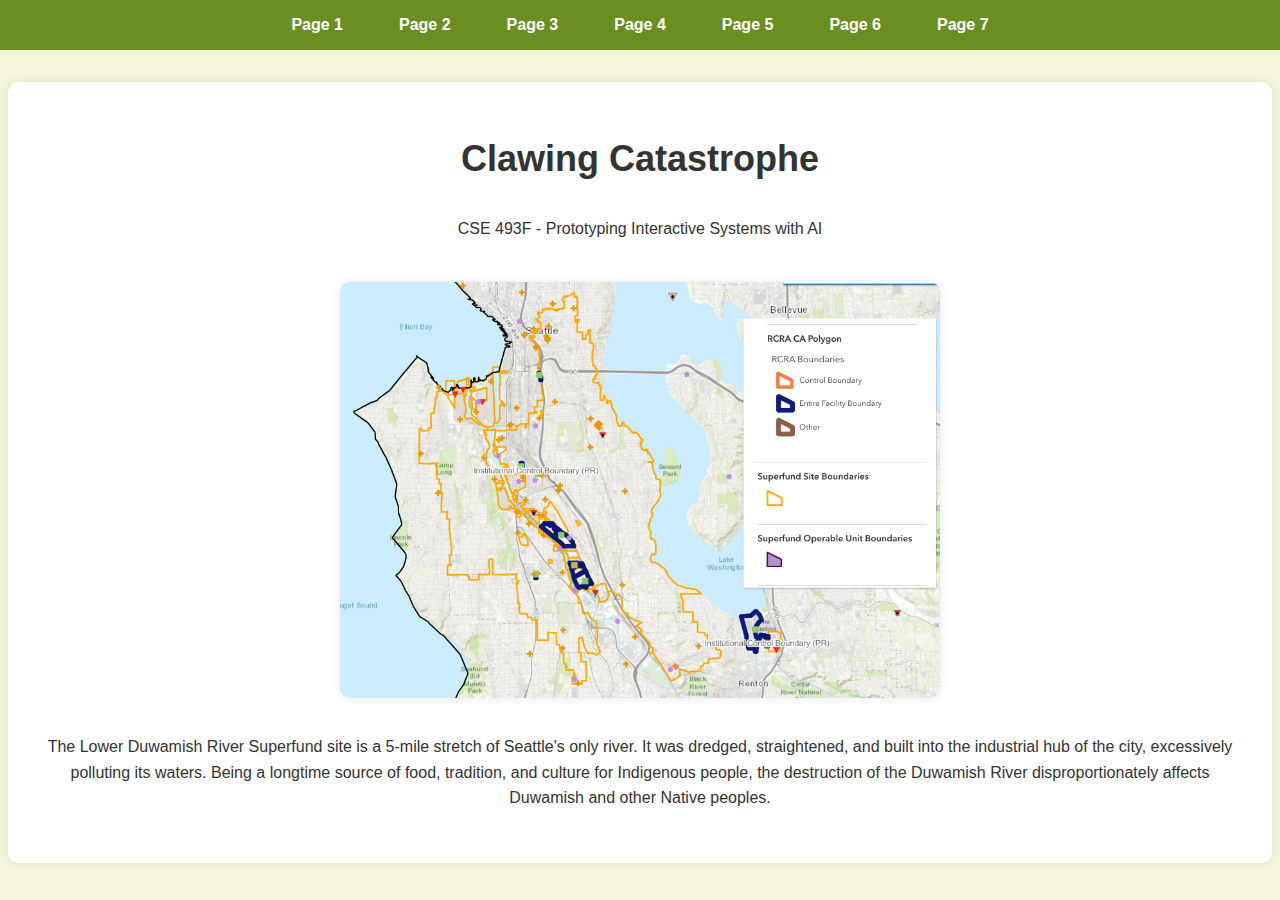
<file: docs/index.html>
<!DOCTYPE html>
<html lang="en">
<head>
    <meta charset="UTF-8">
    <meta name="viewport" content="width=device-width, initial-scale=1.0">
    <title>Clawing Catastrophes</title>
    <link rel="stylesheet" href="styles.css">
</head>
<body>
    <nav>
        <ul>
            <li><a href="page1.html">Page 1</a></li>
            <li><a href="page2.html">Page 2</a></li>
            <li><a href="page3.html">Page 3</a></li>
            <li><a href="page4.html">Page 4</a></li>
            <li><a href="page5.html">Page 5</a></li>
            <li><a href="page6.html">Page 6</a></li>
            <li><a href="page7.html">Page 7</a></li>
        </ul>
    </nav>
    <main>
        <h1>Clawing Catastrophe</h1>
        <p>CSE 493F - Prototyping Interactive Systems with AI</p>
        <div class="image-container">
            <img src="imgs/map.jpg" alt="Map of the Lower Duwamish Superfund site">
        </div>
        <p>The Lower Duwamish River Superfund site is a 5-mile stretch of Seattle's only river. It was dredged, straightened, and built into the industrial hub of the city, excessively polluting its waters. Being a longtime source of food, tradition, and culture for Indigenous people, the destruction of the Duwamish River disproportionately affects Duwamish and other Native peoples.</p>
    </main>
    <script src="script.js"></script>
</body>
</html>
</file>
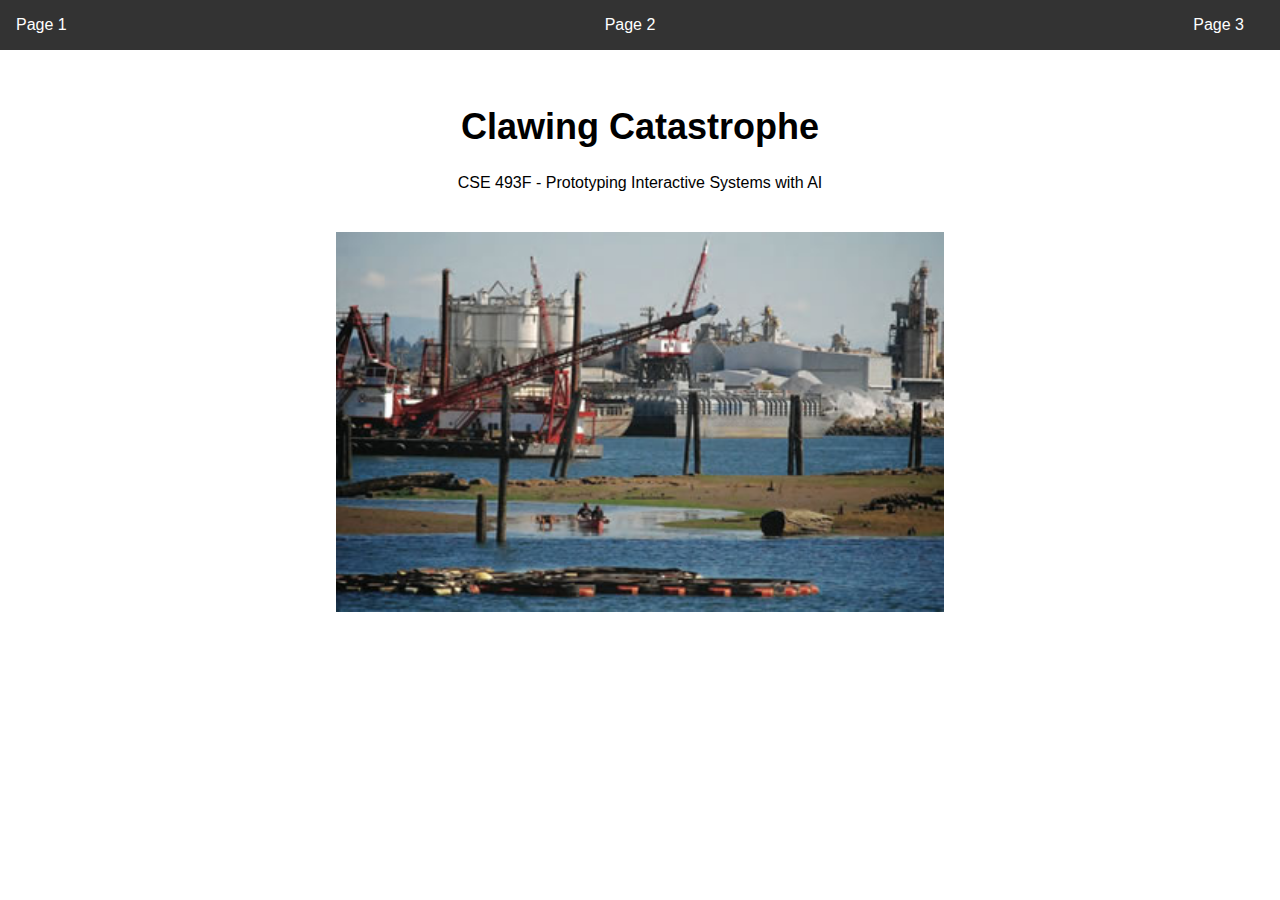
<file: website/index.html>
<!DOCTYPE html>
<html lang="en">
<head>
    <meta charset="UTF-8">
    <meta name="viewport" content="width=device-width, initial-scale=1.0">
    <title>Clawing Catastrophes</title>
    <link rel="stylesheet" href="styles.css">
</head>
<body>
    <nav>
        <ul>
            <li><a href="page1.html">Page 1</a></li>
            <li><a href="page2.html">Page 2</a></li>
            <li><a href="page3.html">Page 3</a></li>
        </ul>
    </nav>
    <main>
        <h1>Clawing Catastrophe</h1>
        <p>CSE 493F - Prototyping Interactive Systems with AI</p>
        <img src="imgs/cleanup.jpeg" alt="Image 1">
    </main>
    <script src="script.js"></script>
</body>
</html>
</file>
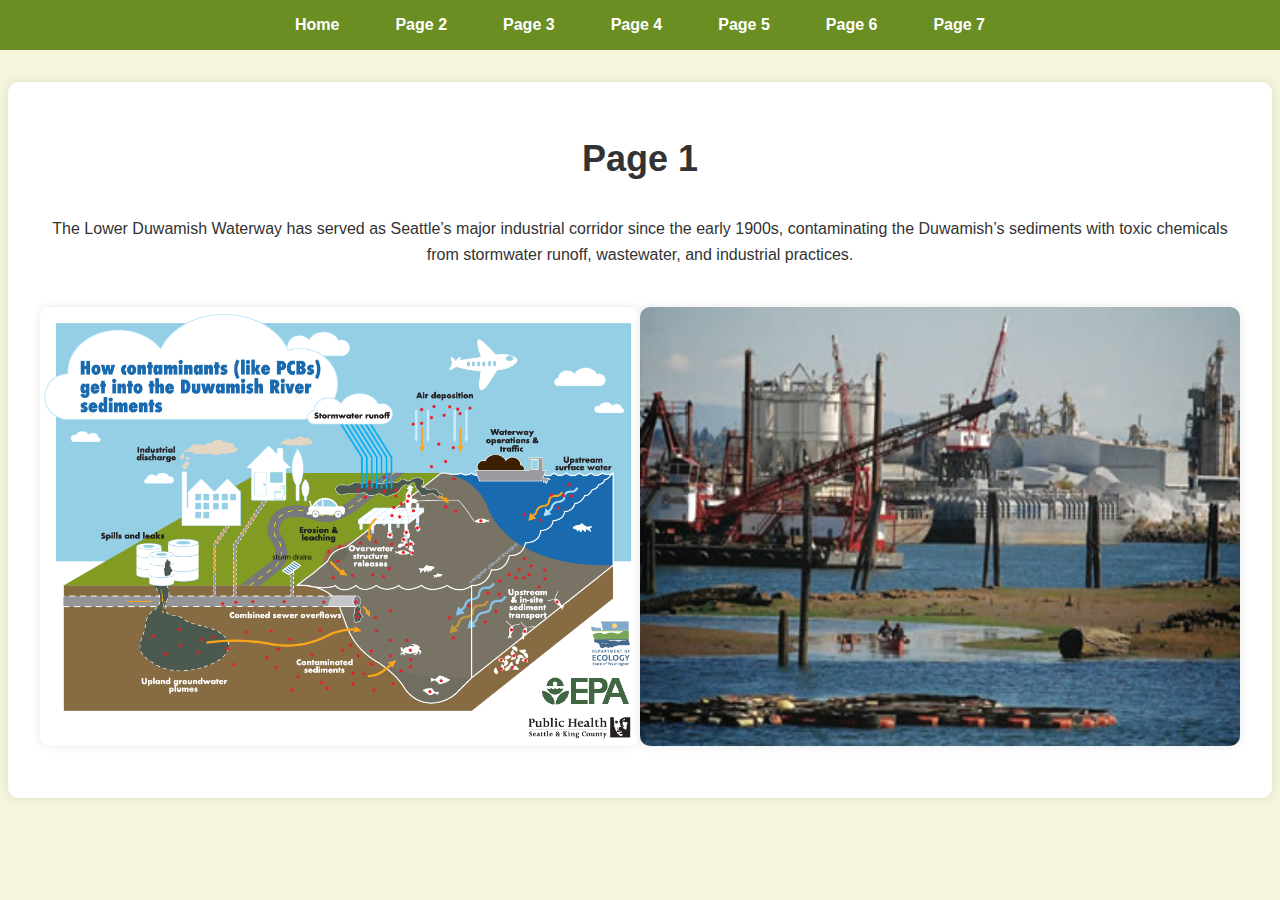
<file: docs/page1.html>
<!DOCTYPE html>
<html lang="en">
<head>
    <meta charset="UTF-8">
    <meta name="viewport" content="width=device-width, initial-scale=1.0">
    <title>Page 1</title>
    <link rel="stylesheet" href="styles.css">
</head>
<body>
    <nav>
        <ul>
            <li><a href="index.html">Home</a></li>
            <li><a href="page2.html">Page 2</a></li>
            <li><a href="page3.html">Page 3</a></li>
            <li><a href="page4.html">Page 4</a></li>
            <li><a href="page5.html">Page 5</a></li>
            <li><a href="page6.html">Page 6</a></li>
            <li><a href="page7.html">Page 7</a></li>
        </ul>
    </nav>
    <main>
        <h1>Page 1</h1>
        <p>The Lower Duwamish Waterway has served as Seattle’s major industrial corridor since the early 1900s, contaminating the Duwamish’s sediments with toxic chemicals from stormwater runoff, wastewater, and industrial practices.</p>
        <div class="image-container">
            <img src="imgs/contaminant_sources.jpg" alt="How contaminents get into the Duwamish River">
            <img src="imgs/cleanup.jpeg" alt="Industrial presence on the Duwamish River">
        </div>
    </main>
    <script src="script.js"></script>
</body>
</html>
</file>
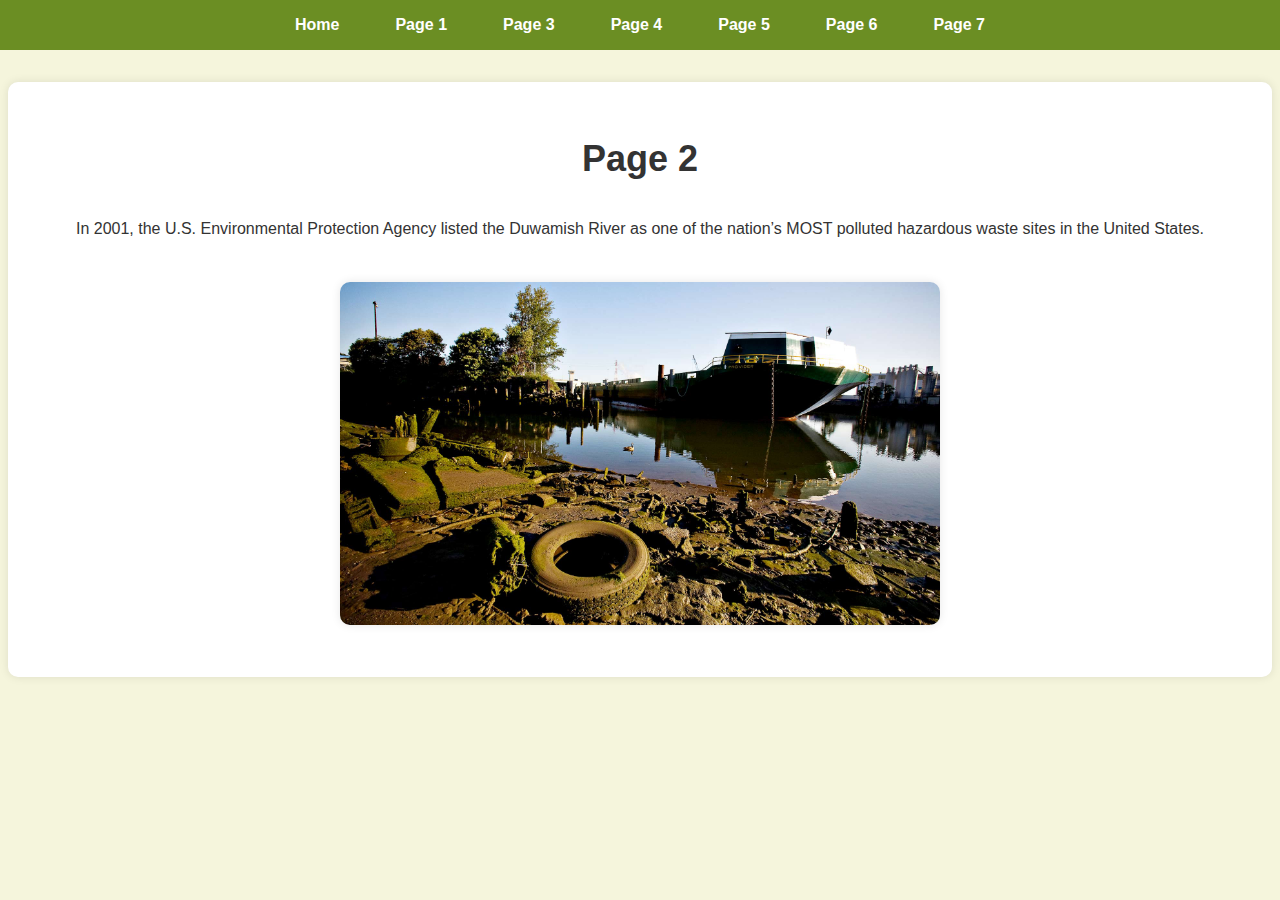
<file: docs/page2.html>
<!DOCTYPE html>
<html lang="en">
<head>
    <meta charset="UTF-8">
    <meta name="viewport" content="width=device-width, initial-scale=1.0">
    <title>Page 2</title>
    <link rel="stylesheet" href="styles.css">
</head>
<body>
    <nav>
        <ul>
            <li><a href="index.html">Home</a></li>
            <li><a href="page1.html">Page 1</a></li>
            <li><a href="page3.html">Page 3</a></li>
            <li><a href="page4.html">Page 4</a></li>
            <li><a href="page5.html">Page 5</a></li>
            <li><a href="page6.html">Page 6</a></li>
            <li><a href="page7.html">Page 7</a></li>
        </ul>
    </nav>
    <main>
        <h1>Page 2</h1>
        <p>In 2001, the U.S. Environmental Protection Agency listed the Duwamish River as one of the nation’s MOST polluted hazardous waste sites in the United States.</p>
        <img src="imgs/refuse.jpg" alt="Refuse in the Duwamish River">
    </main>
    <script src="script.js"></script>
</body>
</html>
</file>
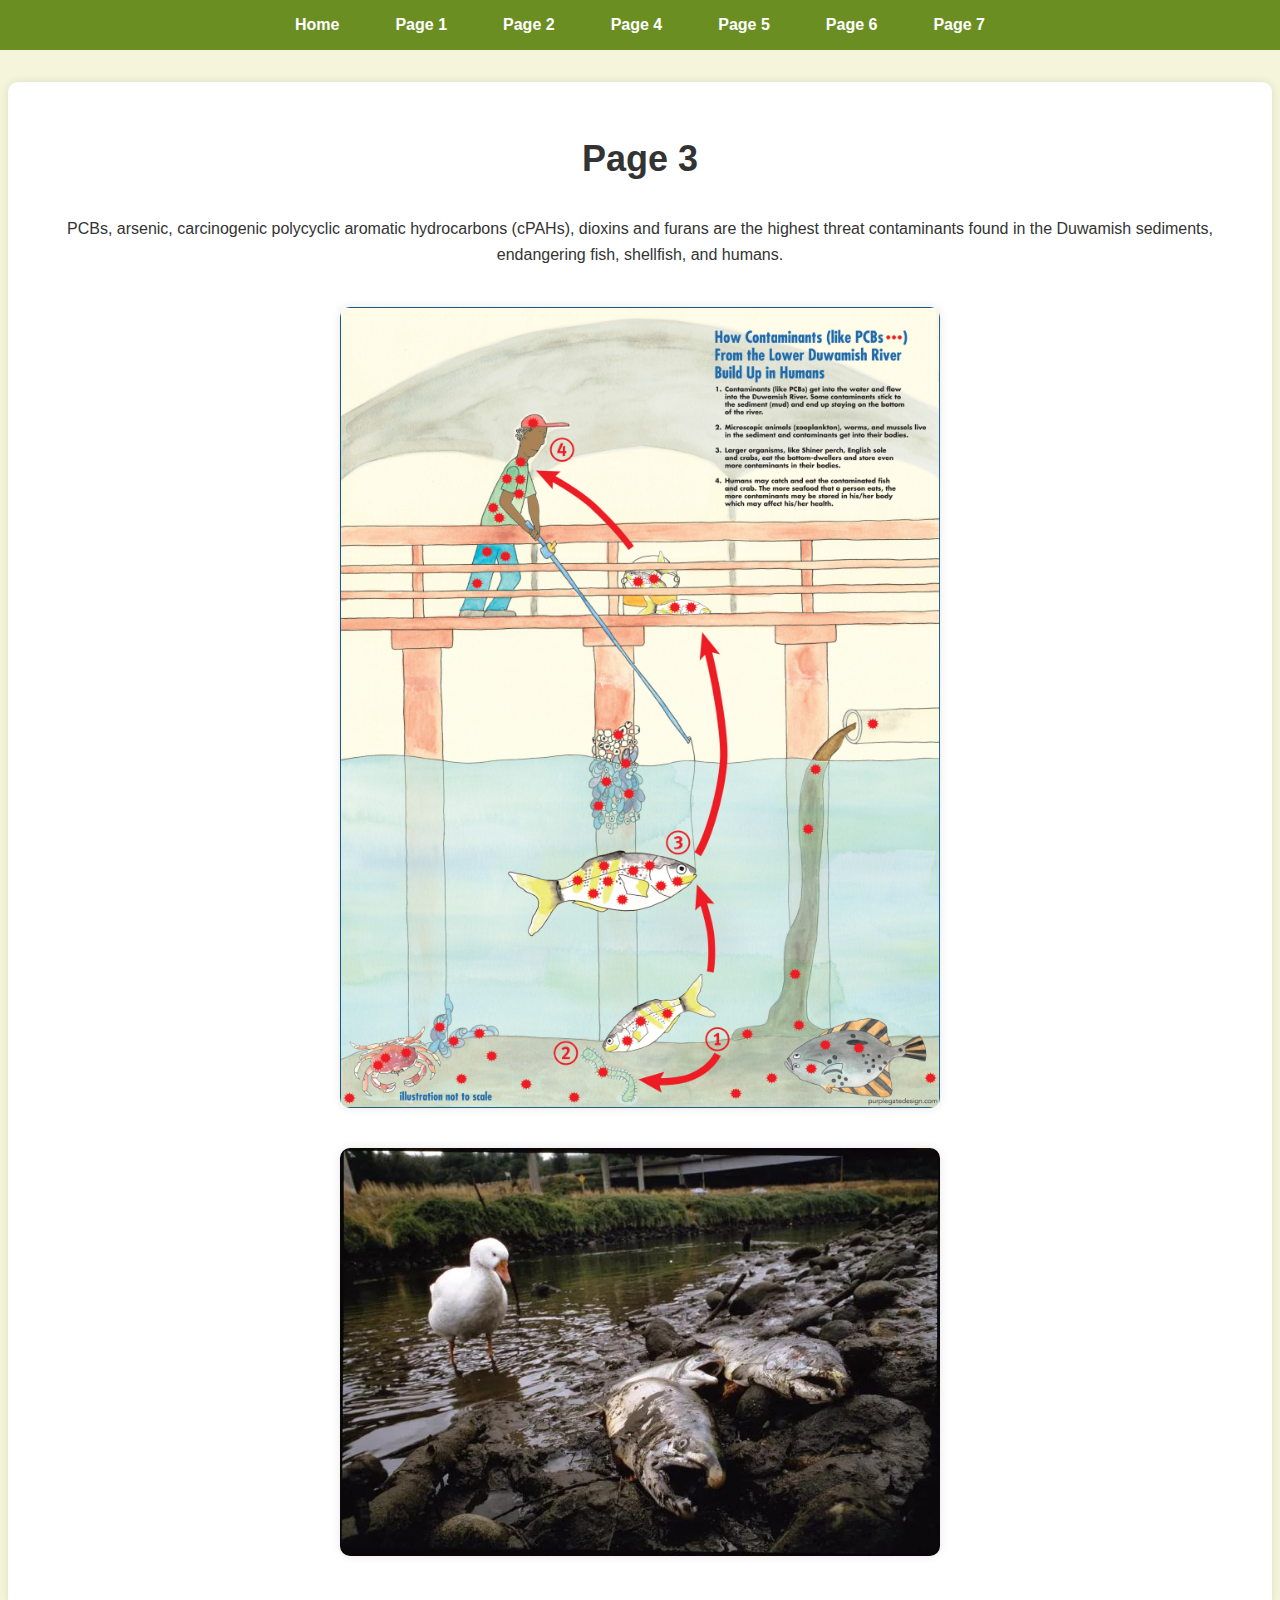
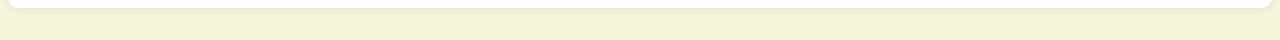
<file: docs/page3.html>
<!DOCTYPE html>
<html lang="en">
<head>
    <meta charset="UTF-8">
    <meta name="viewport" content="width=device-width, initial-scale=1.0">
    <title>Page 3</title>
    <link rel="stylesheet" href="styles.css">
</head>
<body>
    <nav>
        <ul>
            <li><a href="index.html">Home</a></li>
            <li><a href="page1.html">Page 1</a></li>
            <li><a href="page2.html">Page 2</a></li>
            <li><a href="page4.html">Page 4</a></li>
            <li><a href="page5.html">Page 5</a></li>
            <li><a href="page6.html">Page 6</a></li>
            <li><a href="page7.html">Page 7</a></li>
        </ul>
    </nav>
    <main>
        <h1>Page 3</h1>
        <p>PCBs, arsenic, carcinogenic polycyclic aromatic hydrocarbons (cPAHs), dioxins and furans are the highest threat contaminants found in the Duwamish sediments, endangering fish, shellfish, and humans.</p>
        <img src="imgs/bio_accumulation.jpg" alt="Pollutants affecting all aspects of food chain">
        <img src="imgs/poisoned_fish.jpg" alt="Poisoned fish">
    </main>
    <script src="script.js"></script>
</body>
</html>
</file>
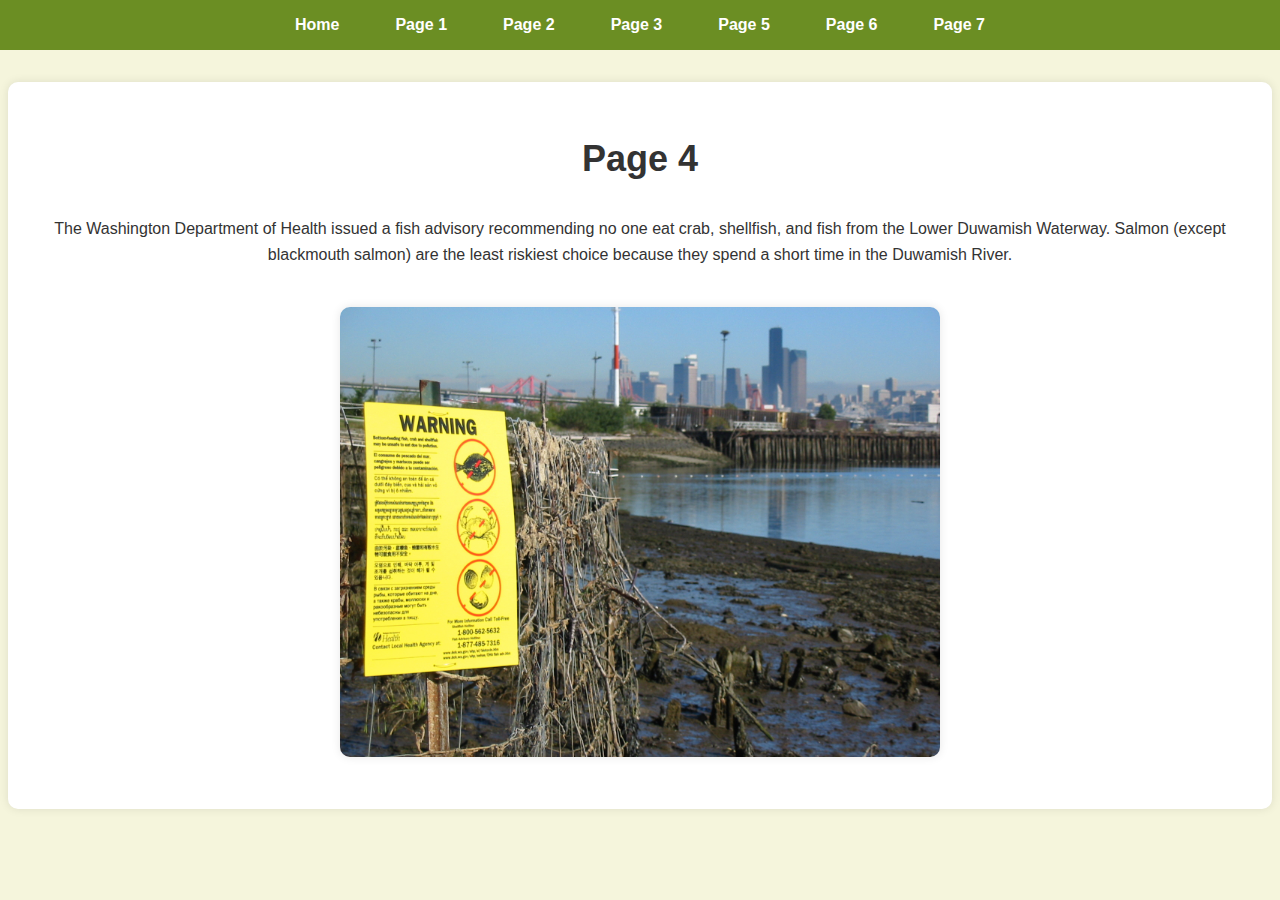
<file: docs/page4.html>
<!DOCTYPE html>
<html lang="en">
<head>
    <meta charset="UTF-8">
    <meta name="viewport" content="width=device-width, initial-scale=1.0">
    <title>Page 4</title>
    <link rel="stylesheet" href="styles.css">
</head>
<body>
    <nav>
        <ul>
            <li><a href="index.html">Home</a></li>
            <li><a href="page1.html">Page 1</a></li>
            <li><a href="page2.html">Page 2</a></li>
            <li><a href="page3.html">Page 3</a></li>
            <li><a href="page5.html">Page 5</a></li>
            <li><a href="page6.html">Page 6</a></li>
            <li><a href="page7.html">Page 7</a></li>
        </ul>
    </nav>
    <main>
        <h1>Page 4</h1>
        <p>The Washington Department of Health issued a fish advisory recommending no one eat crab, shellfish, and fish from the Lower Duwamish Waterway. Salmon (except blackmouth salmon) are the least riskiest choice because they spend a short time in the Duwamish River.</p>
        <img src="imgs/warning_sign.jpg" alt="Warning sign on Duwamish shores to not eat crab, fish, and shellfish">
    </main>
    <script src="script.js"></script>
</body>
</html>
</file>
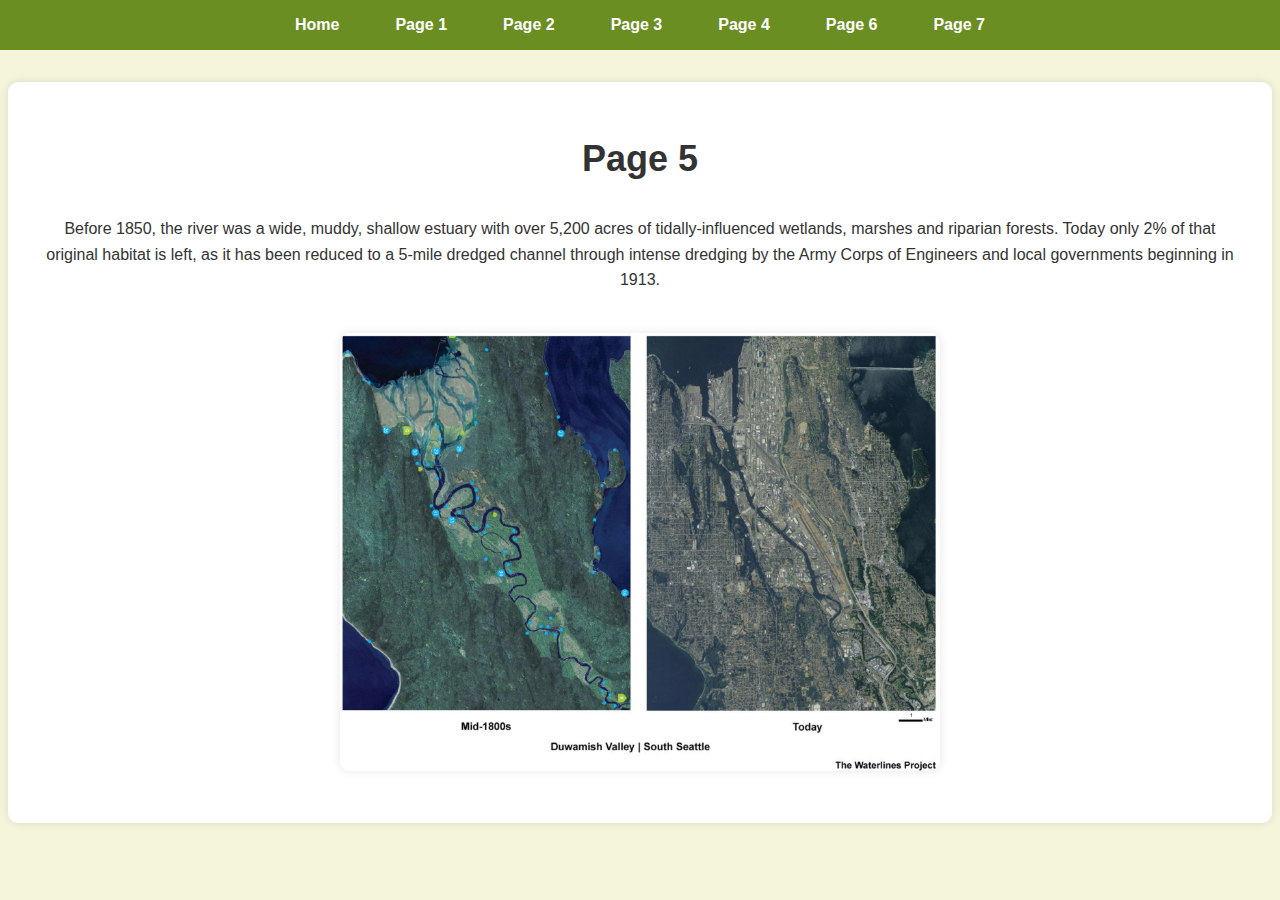
<file: docs/page5.html>
<!DOCTYPE html>
<html lang="en">
<head>
    <meta charset="UTF-8">
    <meta name="viewport" content="width=device-width, initial-scale=1.0">
    <title>Page 5</title>
    <link rel="stylesheet" href="styles.css">
</head>
<body>
    <nav>
        <ul>
            <li><a href="index.html">Home</a></li>
            <li><a href="page1.html">Page 1</a></li>
            <li><a href="page2.html">Page 2</a></li>
            <li><a href="page3.html">Page 3</a></li>
            <li><a href="page4.html">Page 4</a></li>
            <li><a href="page6.html">Page 6</a></li>
            <li><a href="page7.html">Page 7</a></li>
        </ul>
    </nav>
    <main>
        <h1>Page 5</h1>
        <p>Before 1850, the river was a wide, muddy, shallow estuary with over 5,200 acres of tidally-influenced wetlands, marshes and riparian forests. Today only 2% of that original habitat is left, as it has been reduced to a 5-mile dredged channel through intense dredging by the Army Corps of Engineers and local governments beginning in 1913.</p>
        <img src="imgs/evolution.jpg" alt="Changed Duwamish" style="width: 80%;">
    </main>
    <script src="script.js"></script>
</body>
</html>
</file>
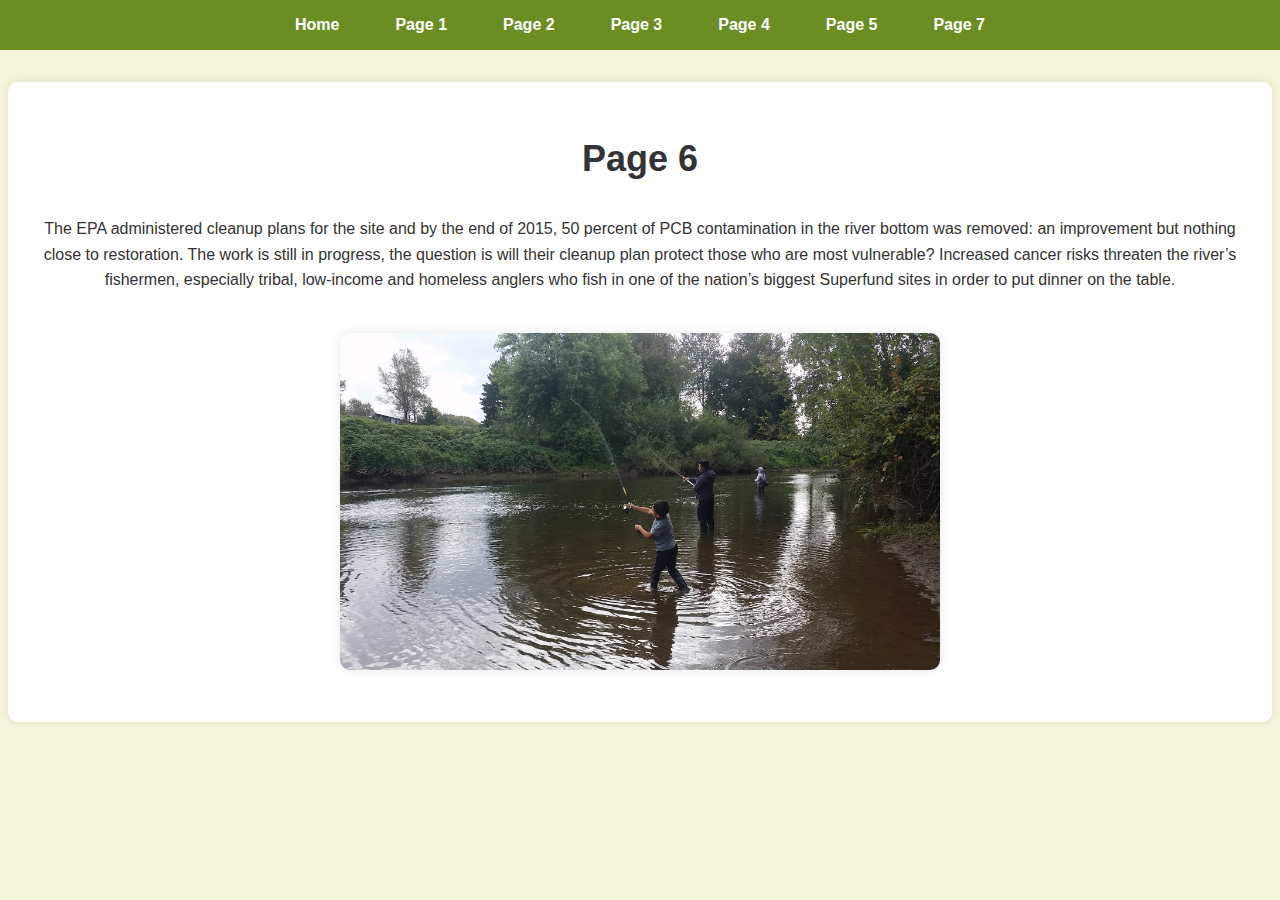
<file: docs/page6.html>
<!DOCTYPE html>
<html lang="en">
<head>
    <meta charset="UTF-8">
    <meta name="viewport" content="width=device-width, initial-scale=1.0">
    <title>Page 6</title>
    <link rel="stylesheet" href="styles.css">
</head>
<body>
    <nav>
        <ul>
            <li><a href="index.html">Home</a></li>
            <li><a href="page1.html">Page 1</a></li>
            <li><a href="page2.html">Page 2</a></li>
            <li><a href="page3.html">Page 3</a></li>
            <li><a href="page4.html">Page 4</a></li>
            <li><a href="page5.html">Page 5</a></li>
            <li><a href="page7.html">Page 7</a></li>
        </ul>
    </nav>
    <main>
        <h1>Page 6</h1>
        <p>The EPA administered cleanup plans for the site and by the end of 2015, 50 percent of PCB contamination in the river bottom was removed: an improvement but nothing close to restoration. The work is still in progress, the question is will their cleanup plan protect those who are most vulnerable? Increased cancer risks threaten the river’s fishermen, especially tribal, low-income and homeless anglers who fish in one of the nation’s biggest Superfund sites in order to put dinner on the table.</p>
        <img src="imgs/fishing.jpg" alt="People fishing on the Duwamish">
    </main>
    <script src="script.js"></script>
</body>
</html>
</file>
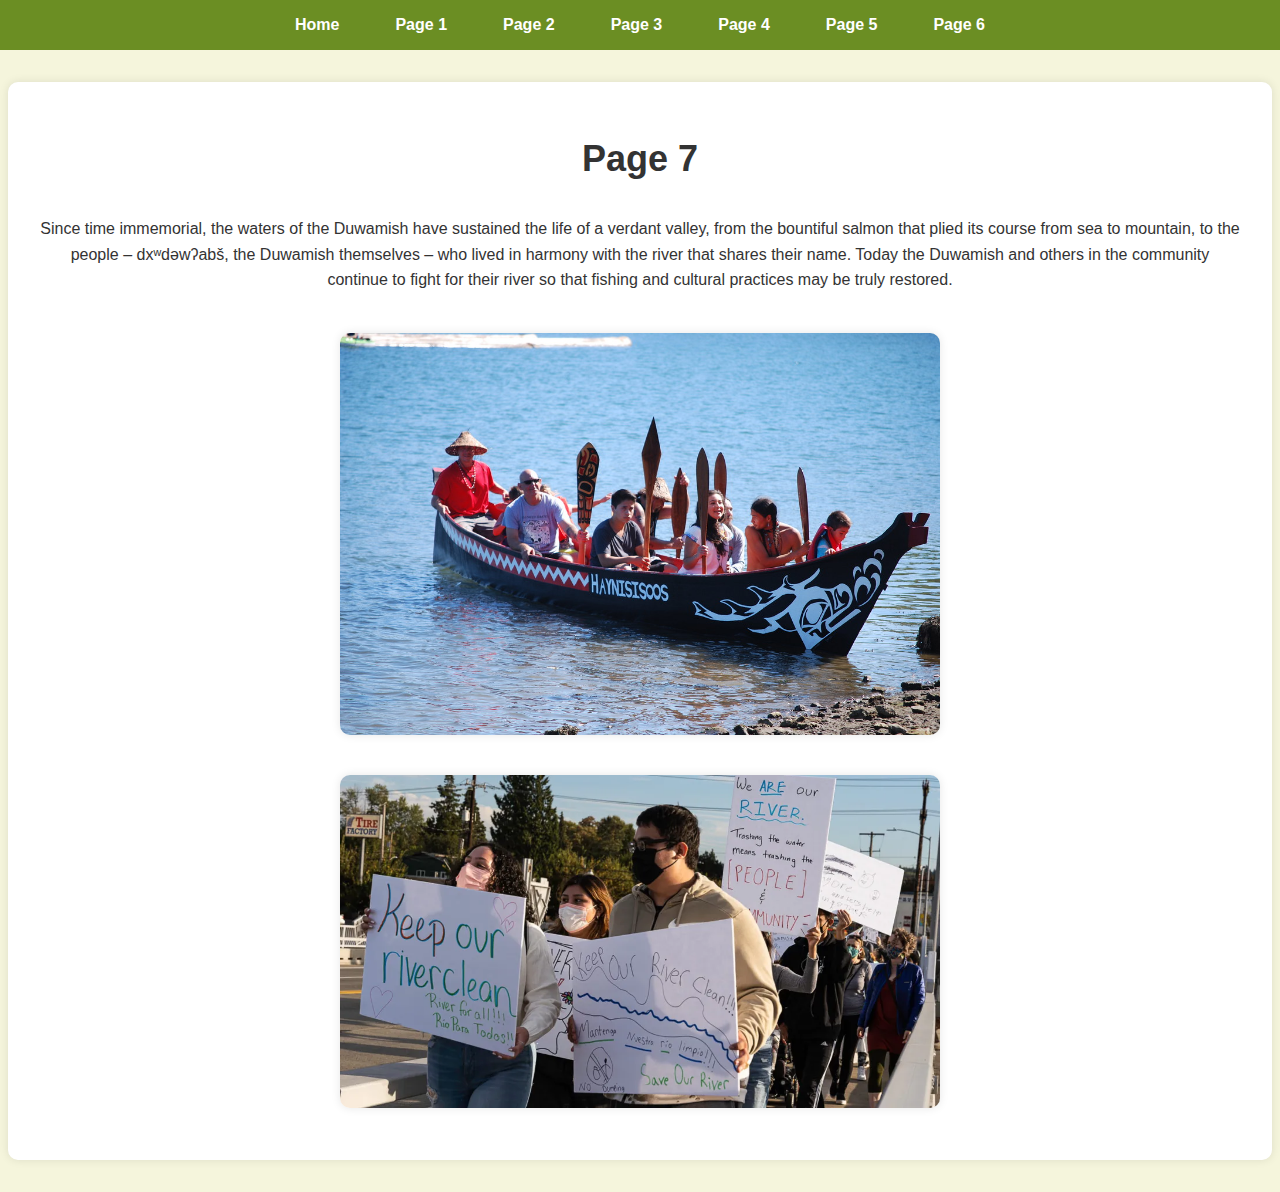
<file: docs/page7.html>
<!DOCTYPE html>
<html lang="en">
<head>
    <meta charset="UTF-8">
    <meta name="viewport" content="width=device-width, initial-scale=1.0">
    <title>Page 7</title>
    <link rel="stylesheet" href="styles.css">
</head>
<body>
    <nav>
        <ul>
            <li><a href="index.html">Home</a></li>
            <li><a href="page1.html">Page 1</a></li>
            <li><a href="page2.html">Page 2</a></li>
            <li><a href="page3.html">Page 3</a></li>
            <li><a href="page4.html">Page 4</a></li>
            <li><a href="page5.html">Page 5</a></li>
            <li><a href="page6.html">Page 6</a></li>
        </ul>
    </nav>
    <main>
        <h1>Page 7</h1>
        <p>Since time immemorial, the waters of the Duwamish have sustained the life of a verdant valley, from the bountiful salmon that plied its course from sea to mountain, to the people – dxʷdəwʔabš, the Duwamish themselves – who lived in harmony with the river that shares their name. Today the Duwamish and others in the community continue to fight for their river so that fishing and cultural practices may be truly restored.</p>
        <img src="imgs/canoing.jpg" alt="Duwamish canoe">
        <img src="imgs/community_action.jpg" alt="Community protesting for their river">
    </main>
    <script src="script.js"></script>
</body>
</html>
</file>
<file: docs/styles.css>
body {
    font-family: Arial, sans-serif;
    margin: 0;
    padding: 0;
    background-color: #f5f5dc;  /* Beige */
    color: #333;
}

nav {
    background-color: #6b8e23;  /* Olive Drab */
    color: #fff;
    padding: 1em 0;
    text-align: center;
}

nav ul {
    list-style: none;
    margin: 0;
    padding: 0;
    display: flex;
    justify-content: center;
}

nav li {
    margin: 0 20px;
}

nav a {
    color: #fff;
    text-decoration: none;
    font-weight: bold;
    padding: 0.5em;
    transition: background-color 0.3s;
}

nav a:hover {
    background-color: #556b2f;  /* Dark Olive Green */
    border-radius: 5px;
}

main {
    display: flex;
    flex-direction: column;
    align-items: center;
    padding: 2em;
    background-color: #fff;
    box-shadow: 0 0 10px rgba(0, 0, 0, 0.1);
    margin: 2em auto;
    max-width: 1200px;  /* Increased max-width */
    border-radius: 10px;
}

h1 {
    font-size: 36px;
    margin-bottom: 20px;
    text-align: center;
}

p {
    margin-bottom: 20px;
    line-height: 1.6;
    text-align: center;
}

.image-container {
    display: flex;
    justify-content: space-around;
    width: 100%;
}

img {
    width: 60%;  /* Increased width */
    max-width: 600px;
    margin: 20px 0;
    border-radius: 10px;
    box-shadow: 0 0 10px rgba(0, 0, 0, 0.1);
}
</file>
<file: website/styles.css>
body {
    font-family: Arial, sans-serif;
    margin: 0;
    padding: 0;
}

nav {
    background-color: #333;
    color: #fff;
    padding: 1em;
    text-align: center;
}

nav ul {
    list-style: none;
    margin: 0;
    padding: 0;
    display: flex;
    justify-content: space-between;
}

nav li {
    margin-right: 20px;
}

nav a {
    color: #fff;
    text-decoration: none;
}

main {
    display: flex;
    flex-direction: column;
    align-items: center;
    padding: 2em;
}

h1 {
    font-size: 36px;
    margin-bottom: 10px;
}

p {
    margin-bottom: 20px;
}

img {
    width: 50%;
    margin: 20px auto;
    display: block;
}
</file>
